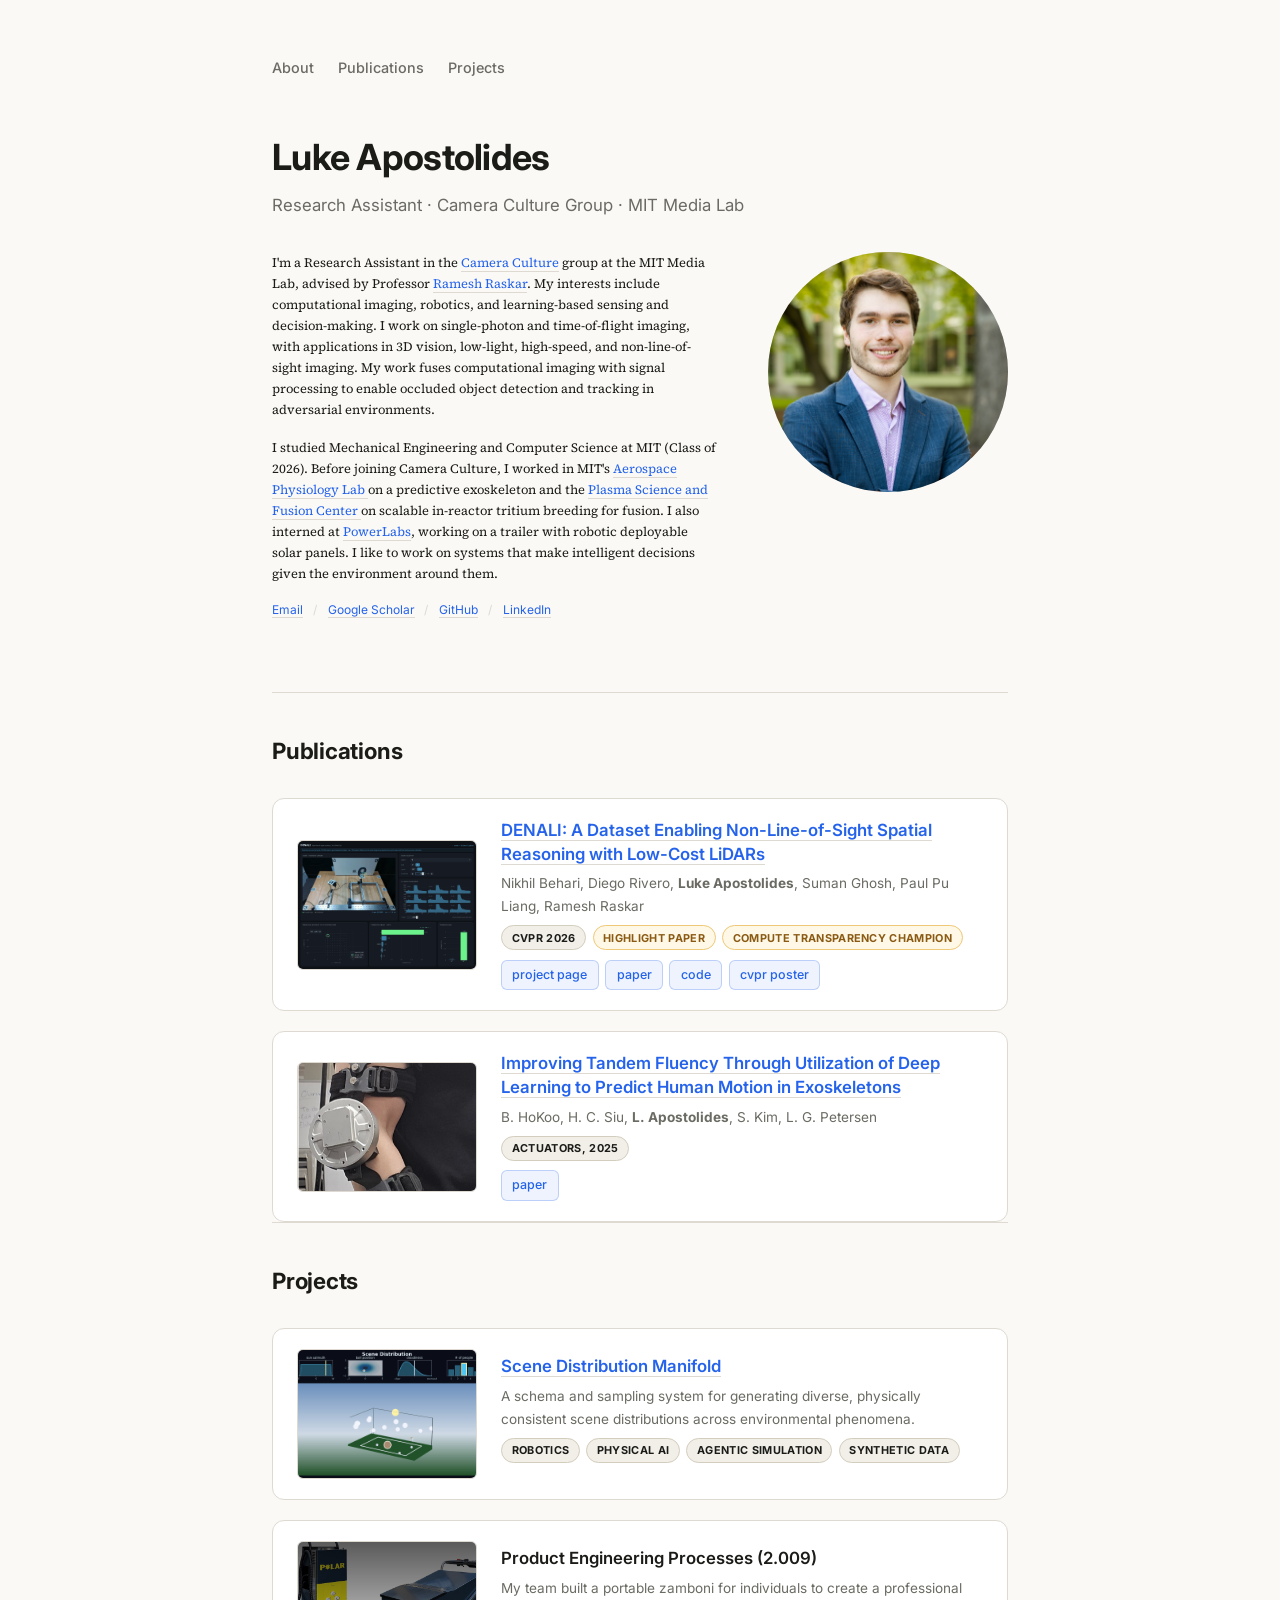
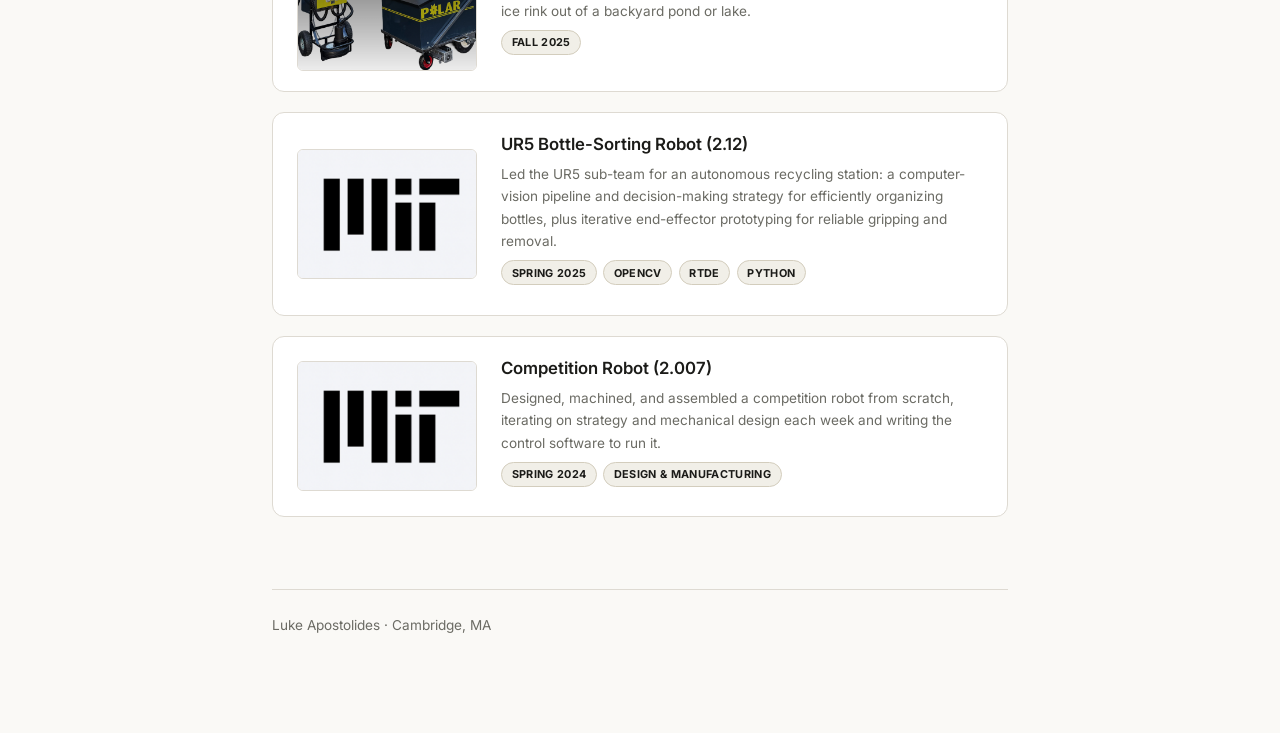
<file: index.html>
<!DOCTYPE html>
<html lang="en">
<head>
  <meta charset="UTF-8">
  <meta name="viewport" content="width=device-width, initial-scale=1.0">
  <meta name="author" content="Luke Apostolides">
  <meta name="description" content="Luke Apostolides — Research Assistant in the Camera Culture group at the MIT Media Lab, working on non-line-of-sight sensing and robotics.">
  <title>Luke Apostolides</title>
  <link rel="preconnect" href="https://fonts.googleapis.com">
  <link rel="preconnect" href="https://fonts.gstatic.com" crossorigin>
  <link href="https://fonts.googleapis.com/css2?family=Inter:wght@400;500;600;700&family=Source+Serif+4:ital,opsz,wght@0,8..60,400;0,8..60,600;1,8..60,400&display=swap" rel="stylesheet">
  <link rel="stylesheet" href="style.css">
</head>
<body>
<main class="wrap">

  <!-- ===== Nav ===== -->
  <nav class="nav" aria-label="Primary">
    <a href="#about">About</a>
    <a href="#publications">Publications</a>
    <a href="#projects">Projects</a>
  </nav>

  <!-- ===== Header ===== -->
  <header class="header" id="about">
    <h1 class="header__name">Luke Apostolides</h1>
    <p class="header__role">Research Assistant &middot; Camera Culture Group &middot; MIT Media Lab</p>
  </header>

  <!-- ===== Intro: bio + photo ===== -->
  <section class="intro">
    <div class="intro__bio">
      <p>
        I'm a Research Assistant in the
        <a href="https://www.media.mit.edu/groups/camera-culture/overview/">Camera Culture</a>
        group at the MIT Media Lab, advised by Professor
        <a href="https://www.media.mit.edu/people/raskar/overview/">Ramesh Raskar</a>.
        My interests include computational imaging, robotics, and learning-based sensing and decision-making.
        I work on single-photon and time-of-flight imaging, with applications in 3D vision,
        low-light, high-speed, and non-line-of-sight imaging. My work fuses computational imaging with signal processing
        to enable occluded object detection and tracking in adversarial environments.
      </p>
      <p>
        I studied Mechanical Engineering and Computer Science at MIT (Class of 2026). Before joining
        Camera Culture, I worked in MIT's <a href="https://aeroastro.mit.edu/mit-aerospace-physiology-lab/">Aerospace Physiology Lab
        </a> on a predictive exoskeleton and the <a href="https://www.psfc.mit.edu/">Plasma Science and Fusion Center
        </a> on scalable in-reactor tritium breeding for fusion. I also interned at <a href="https://gopowerlabs.com/">PowerLabs</a>, working on a trailer with robotic deployable solar panels.
        I like to work on systems that make intelligent decisions given
        the environment around them.
      </p>
      <p class="intro__links">
        <a href="mailto:lapost3@media.mit.edu">Email</a><span class="sep">/</span>
        <a href="https://scholar.google.com/citations?user=-pBq0oEAAAAJ&hl=en">Google Scholar</a><span class="sep">/</span>
        <a href="https://github.com/lapostolides">GitHub</a><span class="sep">/</span>
        <a href="https://www.linkedin.com/in/lapostolides">LinkedIn</a>
      </p>
    </div>
    <!-- Replace images/profile.jpg with your photo (square crop works best) -->
    <div class="intro__photo-frame">
      <img class="intro__photo" src="images/MIT-95.jpg" alt="Luke Apostolides">
    </div>
  </section>

  <hr class="divider">

  <!-- ===== Publications ===== -->
  <section id="publications">
    <h2 class="section-title">Publications</h2>
    <div class="projects">

      <article class="project">
        <div class="project__thumb-frame">
          <img class="project__thumb" src="images/denali.gif" alt="DENALI dataset">
        </div>
        <div class="project__body">
          <h3 class="project__title">
            <a href="https://nikhilbehari.github.io/denali/">DENALI: A Dataset Enabling Non-Line-of-Sight Spatial Reasoning with Low-Cost LiDARs</a>
          </h3>
          <p class="project__authors">
            Nikhil Behari, Diego Rivero, <strong>Luke Apostolides</strong>, Suman Ghosh, Paul Pu Liang, Ramesh Raskar
          </p>
          <div class="project__badges">
            <span class="badge badge--venue">CVPR 2026</span>
            <span class="badge badge--award">Highlight Paper</span>
            <span class="badge badge--award">Compute Transparency Champion</span>
          </div>
          <div class="project__links">
            <a href="https://nikhilbehari.github.io/denali/">project page</a>
            <a href="https://openaccess.thecvf.com/content/CVPR2026/papers/Behari_DENALI_A_Dataset_Enabling_Non-Line-of-Sight_Spatial_Reasoning_with_Low-Cost_LiDARs_CVPR_2026_paper.pdf">paper</a>
            <a href="https://github.com/NikhilBehari/denali">code</a>
            <a href="https://cvpr.thecvf.com/virtual/2026/poster/40169">cvpr poster</a>
          </div>
        </div>
      </article>

      <article class="project">
        <img class="project__thumb" src="images/exoskeleton.jpg" alt="Exoskeleton motion prediction">
        <div class="project__body">
          <h3 class="project__title">
            <a href="https://doi.org/10.3390/act14060260">Improving Tandem Fluency Through Utilization of Deep Learning to Predict Human Motion in Exoskeletons</a>
          </h3>
          <p class="project__authors">
            B. HoKoo, H. C. Siu, <strong>L. Apostolides</strong>, S. Kim, L. G. Petersen
          </p>
          <div class="project__badges">
            <span class="badge badge--venue">Actuators, 2025</span>
          </div>
          <div class="project__links">
            <a href="https://doi.org/10.3390/act14060260">paper</a>
          </div>
        </div>
      </article>

    </div>
  </section>

  <hr class="divider">

  <!-- ===== Projects ===== -->
  <section id="projects">
    <h2 class="section-title">Projects</h2>
    <div class="projects">

      <article class="project">
        <img class="project__thumb" src="images/scene.gif" alt="Scene Distribution Manifold">
        <div class="project__body">
          <h3 class="project__title"><a href="scene-distribution-manifold.html">Scene Distribution Manifold</a></h3>
          <p class="project__authors">
            A schema and sampling system for generating diverse, physically consistent scene
            distributions across environmental phenomena.
          </p>
          <div class="project__badges">
            <span class="badge badge--venue">Robotics</span>
            <span class="badge badge--venue">Physical AI</span>
            <span class="badge badge--venue">Agentic Simulation</span>
            <span class="badge badge--venue">Synthetic Data</span>
          </div>
        </div>
      </article>

      <!-- 2.009 — fill in once you have details -->
      <article class="project">
        <img class="project__thumb" src="images/polar.png" alt="2.009 project">
        <div class="project__body">
          <h3 class="project__title">Product Engineering Processes (2.009)</h3>
          <p class="project__authors">
            My team built a portable zamboni for individuals to create a professional ice rink
            out of a backyard pond or lake.
          </p>
          <div class="project__badges">
            <span class="badge badge--venue">Fall 2025</span>
          </div>
        </div>
      </article>

      <article class="project">
        <img class="project__thumb" src="images/logo.png" alt="UR5 bottle-sorting robot">
        <div class="project__body">
          <h3 class="project__title">UR5 Bottle-Sorting Robot (2.12)</h3>
          <p class="project__authors">
            Led the UR5 sub-team for an autonomous recycling station: a computer-vision pipeline
            and decision-making strategy for efficiently organizing bottles, plus iterative
            end-effector prototyping for reliable gripping and removal.
          </p>
          <div class="project__badges">
            <span class="badge badge--venue">Spring 2025</span>
            <span class="badge badge--venue">OpenCV</span>
            <span class="badge badge--venue">RTDE</span>
            <span class="badge badge--venue">Python</span>
          </div>
        </div>
      </article>

      <article class="project">
        <img class="project__thumb" src="images/logo.png" alt="2.007 competition robot">
        <div class="project__body">
          <h3 class="project__title">Competition Robot (2.007)</h3>
          <p class="project__authors">
            Designed, machined, and assembled a competition robot from scratch, iterating on
            strategy and mechanical design each week and writing the control software to run it.
          </p>
          <div class="project__badges">
            <span class="badge badge--venue">Spring 2024</span>
            <span class="badge badge--venue">Design &amp; Manufacturing</span>
          </div>
        </div>
      </article>

    </div>
  </section>

  <footer class="footer">
    Luke Apostolides &middot; Cambridge, MA
  </footer>

</main>
</body>
</html>
</file>
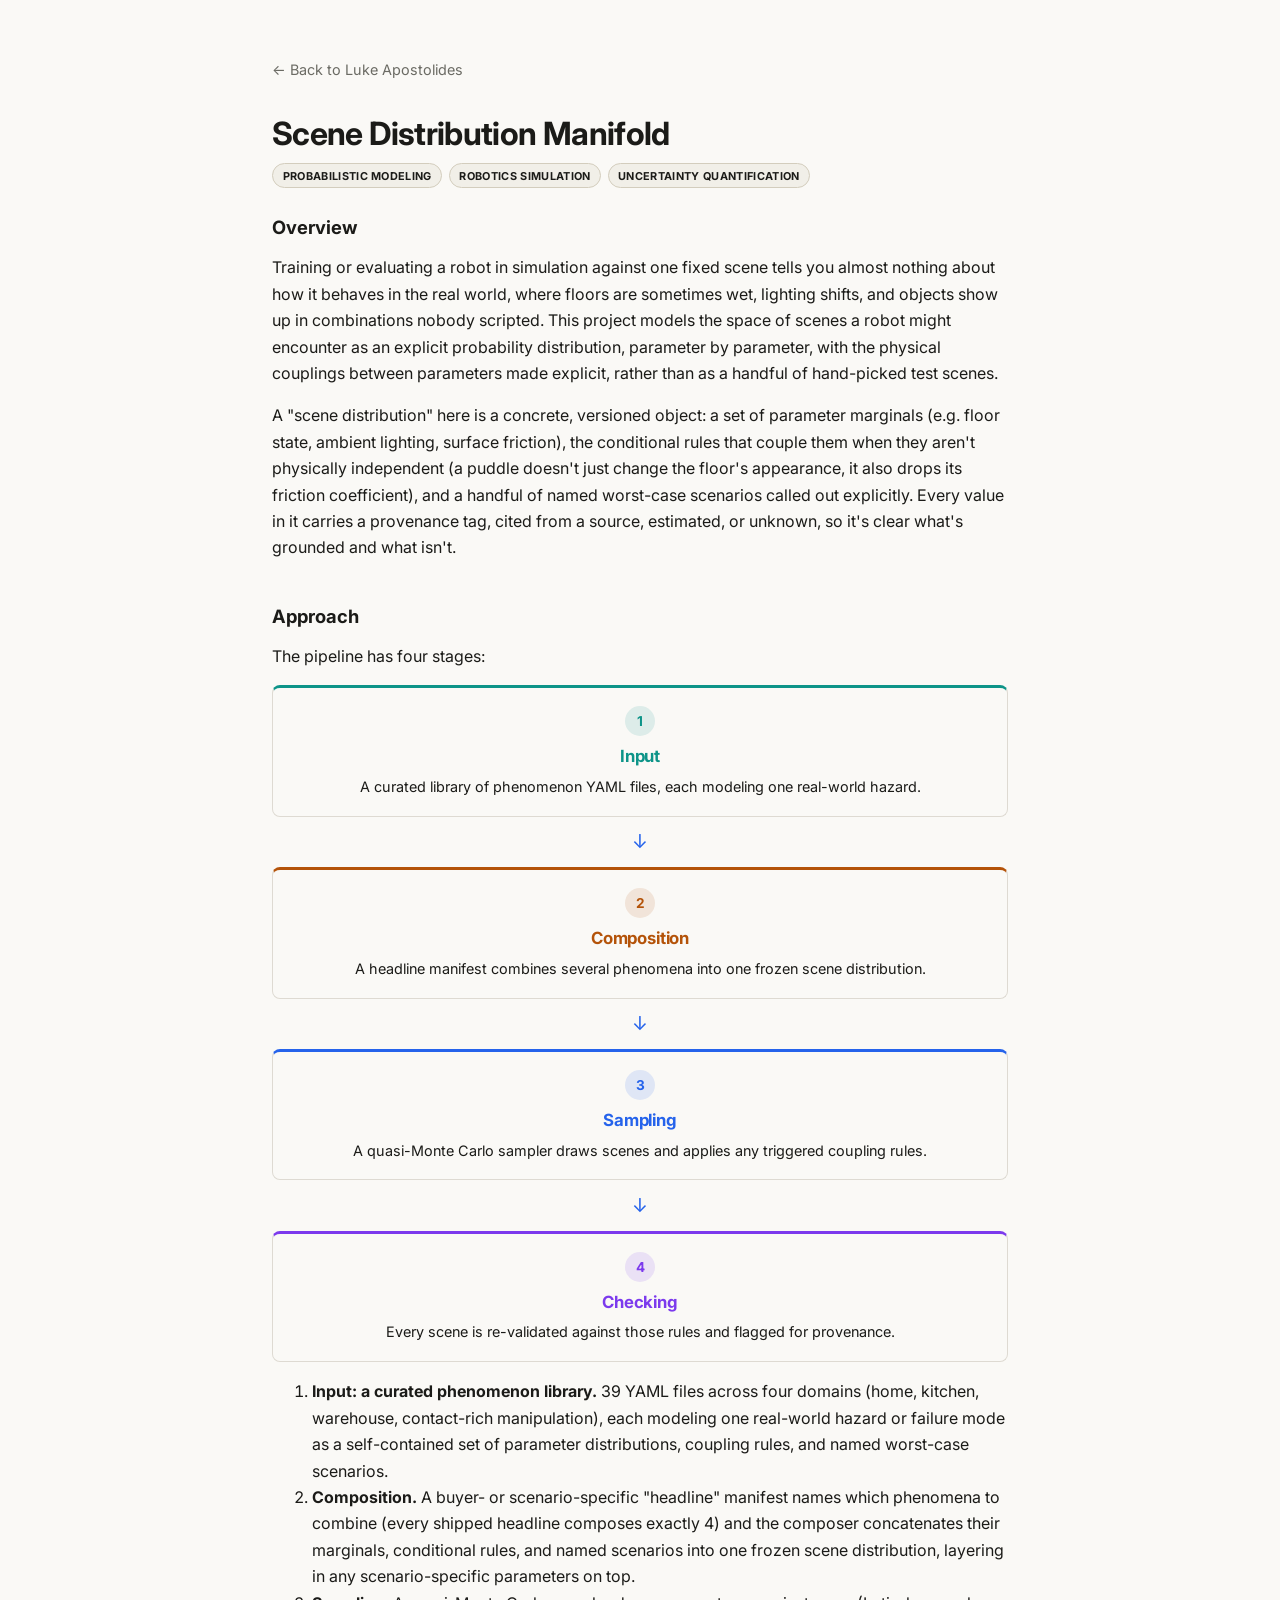
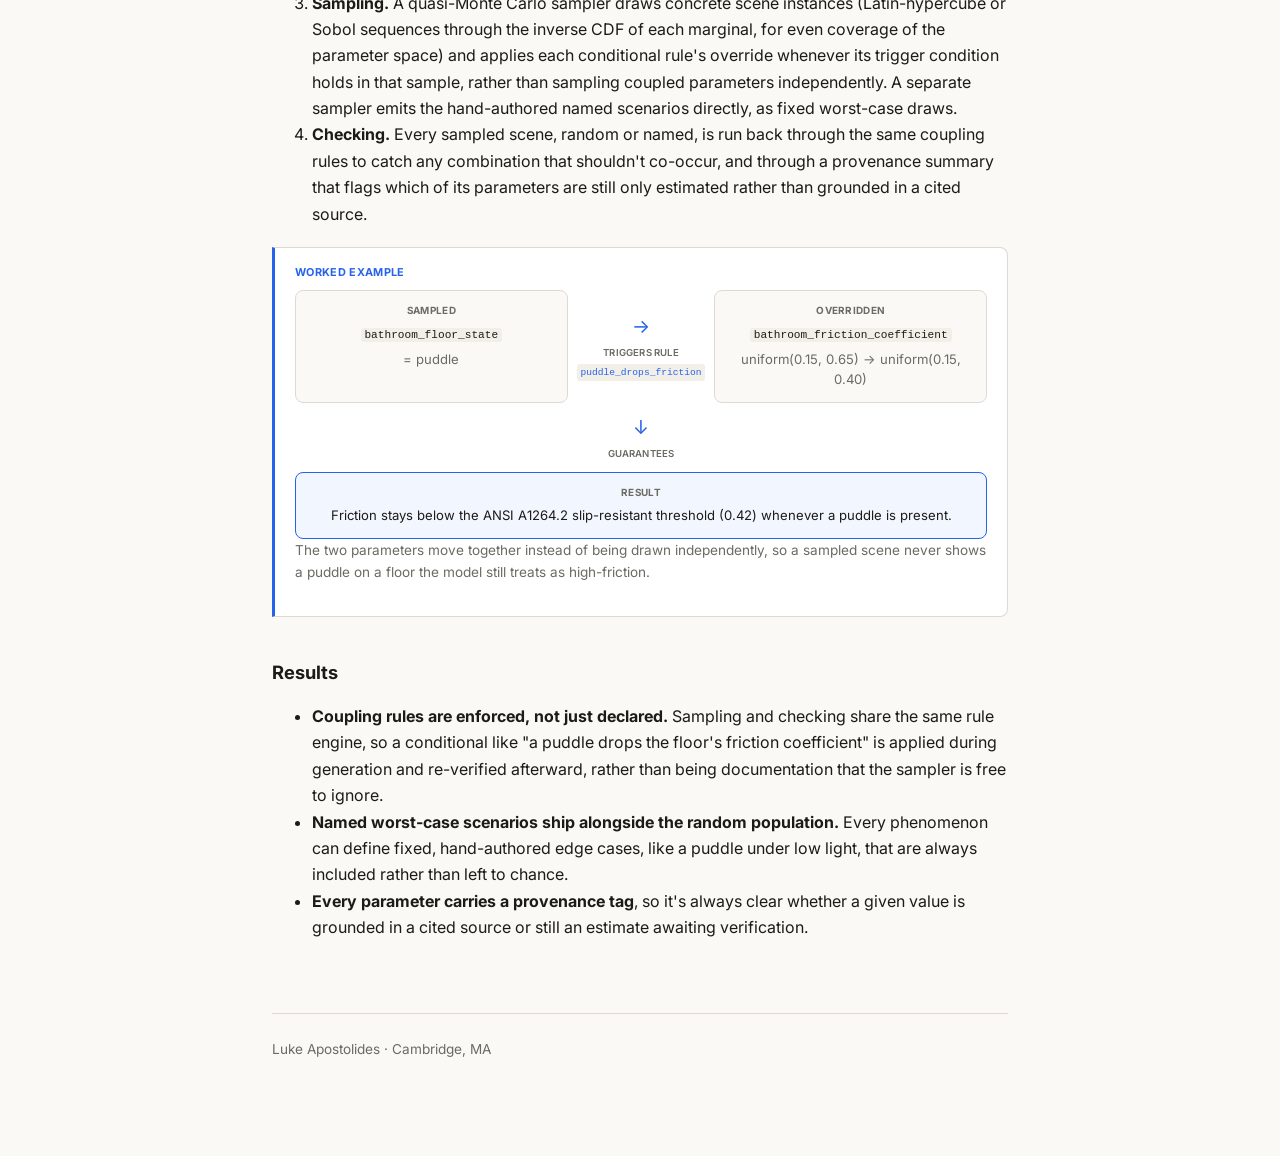
<file: scene-distribution-manifold.html>
<!DOCTYPE html>
<html lang="en">
<head>
  <meta charset="UTF-8">
  <meta name="viewport" content="width=device-width, initial-scale=1.0">
  <meta name="author" content="Luke Apostolides">
  <meta name="description" content="Scene Distribution Manifold: a probabilistic model of the scenes a robot might encounter, composed from a curated library of real-world hazard phenomena.">
  <title>Scene Distribution Manifold &middot; Luke Apostolides</title>
  <link rel="preconnect" href="https://fonts.googleapis.com">
  <link rel="preconnect" href="https://fonts.gstatic.com" crossorigin>
  <link href="https://fonts.googleapis.com/css2?family=Inter:wght@400;500;600;700&family=Source+Serif+4:ital,opsz,wght@0,8..60,400;0,8..60,600;1,8..60,400&display=swap" rel="stylesheet">
  <link rel="stylesheet" href="style.css">
</head>
<body>
<main class="wrap">

  <a class="back-link" href="index.html#projects">&larr; Back to Luke Apostolides</a>

  <section class="project-hero">
    <h1 class="project-hero__title">Scene Distribution Manifold</h1>
    <div class="project-hero__badges">
      <span class="badge badge--venue">Probabilistic Modeling</span>
      <span class="badge badge--venue">Robotics Simulation</span>
      <span class="badge badge--venue">Uncertainty Quantification</span>
    </div>
  </section>

  <section class="project-section">
    <h2 class="project-section__title">Overview</h2>
    <p>
      Training or evaluating a robot in simulation against one fixed scene tells you almost
      nothing about how it behaves in the real world, where floors are sometimes wet, lighting
      shifts, and objects show up in combinations nobody scripted. This project models the space
      of scenes a robot might encounter as an explicit probability distribution, parameter by
      parameter, with the physical couplings between parameters made explicit, rather than as a
      handful of hand-picked test scenes.
    </p>
    <p>
      A "scene distribution" here is a concrete, versioned object: a set of parameter marginals
      (e.g. floor state, ambient lighting, surface friction), the conditional rules that couple
      them when they aren't physically independent (a puddle doesn't just change the floor's
      appearance, it also drops its friction coefficient), and a handful of named worst-case
      scenarios called out explicitly. Every value in it carries a provenance tag, cited from a
      source, estimated, or unknown, so it's clear what's grounded and what isn't.
    </p>
  </section>

  <section class="project-section">
    <h2 class="project-section__title">Approach</h2>
    <p>
      The pipeline has four stages:
    </p>
    <div class="flow flow--pipeline">
      <div class="flow__step flow__step--stage1">
        <span class="flow__num">1</span>
        <span class="flow__tag">Input</span>
        <p class="flow__desc">A curated library of phenomenon YAML files, each modeling one real-world hazard.</p>
      </div>
      <div class="flow__arrow flow__arrow--down">&darr;</div>
      <div class="flow__step flow__step--stage2">
        <span class="flow__num">2</span>
        <span class="flow__tag">Composition</span>
        <p class="flow__desc">A headline manifest combines several phenomena into one frozen scene distribution.</p>
      </div>
      <div class="flow__arrow flow__arrow--down">&darr;</div>
      <div class="flow__step flow__step--stage3">
        <span class="flow__num">3</span>
        <span class="flow__tag">Sampling</span>
        <p class="flow__desc">A quasi-Monte Carlo sampler draws scenes and applies any triggered coupling rules.</p>
      </div>
      <div class="flow__arrow flow__arrow--down">&darr;</div>
      <div class="flow__step flow__step--stage4">
        <span class="flow__num">4</span>
        <span class="flow__tag">Checking</span>
        <p class="flow__desc">Every scene is re-validated against those rules and flagged for provenance.</p>
      </div>
    </div>
    <ol class="project-list">
      <li>
        <strong>Input: a curated phenomenon library.</strong> 39 YAML files across four domains
        (home, kitchen, warehouse, contact-rich manipulation), each modeling one real-world
        hazard or failure mode as a self-contained set of parameter distributions, coupling
        rules, and named worst-case scenarios.
      </li>
      <li>
        <strong>Composition.</strong> A buyer- or scenario-specific "headline" manifest names
        which phenomena to combine (every shipped headline composes exactly 4) and the composer
        concatenates their marginals, conditional rules, and named scenarios into one frozen
        scene distribution, layering in any scenario-specific parameters on top.
      </li>
      <li>
        <strong>Sampling.</strong> A quasi-Monte Carlo sampler draws concrete scene instances
        (Latin-hypercube or Sobol sequences through the inverse CDF of each marginal, for even
        coverage of the parameter space) and applies each conditional rule's override whenever
        its trigger condition holds in that sample, rather than sampling coupled parameters
        independently. A separate sampler emits the hand-authored named scenarios directly, as
        fixed worst-case draws.
      </li>
      <li>
        <strong>Checking.</strong> Every sampled scene, random or named, is run back through
        the same coupling rules to catch any combination that shouldn't co-occur, and through a
        provenance summary that flags which of its parameters are still only estimated rather
        than grounded in a cited source.
      </li>
    </ol>
    <div class="example-box">
      <span class="example-box__label">Worked example</span>
      <div class="flow">
        <div class="flow__row">
          <div class="flow__step">
            <span class="flow__tag">Sampled</span>
            <code>bathroom_floor_state</code>
            <span class="flow__value">= puddle</span>
          </div>
          <div class="flow__arrow">
            &rarr;
            <span>triggers rule</span>
            <code>puddle_drops_friction</code>
          </div>
          <div class="flow__step">
            <span class="flow__tag">Overridden</span>
            <code>bathroom_friction_coefficient</code>
            <span class="flow__value">uniform(0.15, 0.65) &rarr; uniform(0.15, 0.40)</span>
          </div>
        </div>
        <div class="flow__arrow flow__arrow--down">
          &darr;
          <span>guarantees</span>
        </div>
        <div class="flow__step flow__step--result">
          <span class="flow__tag">Result</span>
          Friction stays below the ANSI A1264.2 slip-resistant threshold (0.42) whenever a
          puddle is present.
        </div>
      </div>
      <p class="example-box__caption">
        The two parameters move together instead of being drawn independently, so a sampled
        scene never shows a puddle on a floor the model still treats as high-friction.
      </p>
    </div>
  </section>

  <section class="project-section">
    <h2 class="project-section__title">Results</h2>
    <ul class="project-list">
      <li>
        <strong>Coupling rules are enforced, not just declared.</strong> Sampling and checking
        share the same rule engine, so a conditional like "a puddle drops the floor's friction
        coefficient" is applied during generation and re-verified afterward, rather than being
        documentation that the sampler is free to ignore.
      </li>
      <li>
        <strong>Named worst-case scenarios ship alongside the random population.</strong> Every
        phenomenon can define fixed, hand-authored edge cases, like a puddle under low light,
        that are always included rather than left to chance.
      </li>
      <li>
        <strong>Every parameter carries a provenance tag</strong>, so it's always clear whether a
        given value is grounded in a cited source or still an estimate awaiting verification.
      </li>
    </ul>
  </section>

  <footer class="footer">
    Luke Apostolides &middot; Cambridge, MA
  </footer>

</main>
</body>
</html>
</file>
<file: style.css>
:root {
  --paper: #faf9f6;
  --ink: #1b1b18;
  --meta: #6b6b64;
  --accent: #2563eb;
  --rule: #dedad2;
  --max-width: 800px;
}

* {
  box-sizing: border-box;
}

html {
  -webkit-font-smoothing: antialiased;
}

body {
  margin: 0;
  padding: 0;
  background: var(--paper);
  color: var(--ink);
  font-family: "Inter", -apple-system, BlinkMacSystemFont, "Segoe UI", Helvetica, Arial, sans-serif;
  font-size: 16px;
  line-height: 1.65;
}

a {
  color: var(--accent);
  text-decoration: none;
  border-bottom: 1px solid var(--rule);
  transition: border-color 0.15s ease, color 0.15s ease;
}

a:hover,
a:focus-visible {
  color: var(--accent);
  border-bottom-color: var(--accent);
}

a:focus-visible {
  outline: 2px solid var(--accent);
  outline-offset: 3px;
  border-bottom-color: transparent;
}

.wrap {
  max-width: var(--max-width);
  margin: 0 auto;
  padding: 3.5rem 2rem 6rem;
}

/* ---------- Nav ---------- */

.nav {
  display: flex;
  gap: 1.5rem;
  margin-bottom: 3rem;
  font-size: 0.9rem;
  font-weight: 500;
}

.nav a {
  color: var(--meta);
  border-bottom: none;
}

.nav a:hover,
.nav a:focus-visible {
  color: var(--accent);
}

/* ---------- Header ---------- */

.header {
  margin-bottom: 2rem;
}

.header__name {
  margin: 0 0 0.3rem;
  font-size: 2.25rem;
  font-weight: 700;
  letter-spacing: -0.02em;
}

.header__role {
  margin: 0;
  color: var(--meta);
  font-size: 1.05rem;
}

/* ---------- Intro: bio + photo ---------- */

.intro {
  display: flex;
  gap: 3rem;
  align-items: flex-start;
  margin-bottom: 3.5rem;
}

.intro__bio {
  flex: 1 1 auto;
  min-width: 0;
  font-family: "Source Serif 4", Georgia, "Times New Roman", serif;
  font-size: 0.8rem;
}

.intro__bio p {
  margin: 0 0 1rem;
}

.intro__links {
  margin: 1.25rem 0 0;
  font-family: "Inter", -apple-system, BlinkMacSystemFont, "Segoe UI", Helvetica, Arial, sans-serif;
  font-size: 0.75rem;
  color: var(--meta);
}

.intro__links a {
  margin-right: 0.1rem;
}

.intro__links span.sep {
  margin: 0 0.5rem;
  color: var(--rule);
}

.intro__photo-frame {
  flex: none;
  width: 240px;
  height: 240px;
  border-radius: 50%;
  overflow: hidden;
  background: var(--rule);
}

.intro__photo {
  width: 100%;
  height: 100%;
  object-fit: cover;
  object-position: 100% 10%;
}

/* ---------- Section divider + heading ---------- */

.divider {
  border: none;
  border-top: 1px solid var(--rule);
  margin: 0 0 2.5rem;
}

.section-title {
  font-size: 1.4rem;
  font-weight: 700;
  letter-spacing: -0.01em;
  margin: 0 0 1.75rem;
}

/* ---------- Projects ---------- */

.projects {
  display: flex;
  flex-direction: column;
  gap: 1.25rem;
}

.project {
  display: flex;
  gap: 1.5rem;
  align-items: center;
  padding: 1.25rem 1.5rem;
  border: 1px solid var(--rule);
  border-radius: 12px;
  background: #fff;
}

.project__thumb {
  flex: none;
  width: 180px;
  height: 130px;
  border-radius: 6px;
  object-fit: cover;
  background: var(--rule);
  border: 1px solid var(--rule);
}

.project__thumb-frame {
  flex: none;
  width: 180px;
  height: 130px;
  border-radius: 6px;
  overflow: hidden;
  background: var(--rule);
  border: 1px solid var(--rule);
}

.project__thumb-frame .project__thumb {
  width: 100%;
  height: 100%;
  border: none;
  border-radius: 0;
  object-position: center;
}

.project__body {
  min-width: 0;
}

.project__title {
  margin: 0 0 0.4rem;
  font-size: 1.05rem;
  font-weight: 600;
  line-height: 1.4;
}

.project__authors {
  margin: 0 0 0.5rem;
  font-size: 0.85rem;
  color: var(--meta);
}

.project__badges {
  display: flex;
  flex-wrap: wrap;
  gap: 0.4rem;
  margin: 0 0 0.6rem;
}

.badge {
  display: inline-flex;
  align-items: center;
  font-size: 0.68rem;
  font-weight: 700;
  text-transform: uppercase;
  letter-spacing: 0.03em;
  padding: 0.2rem 0.6rem;
  border-radius: 999px;
  line-height: 1.5;
}

.badge--venue {
  background: #f1efe8;
  border: 1px solid #d3cdbd;
  color: var(--ink);
}

.badge--award {
  background: #fff8e6;
  border: 1px solid #eec877;
  color: #8a5a13;
}

.project__links {
  display: flex;
  flex-wrap: wrap;
  gap: 0.4rem;
  margin: 0;
}

.project__links a {
  font-size: 0.78rem;
  font-weight: 500;
  padding: 0.25rem 0.65rem;
  border: 1px solid rgba(37, 99, 235, 0.25);
  border-radius: 6px;
  background: rgba(37, 99, 235, 0.08);
}

/* ---------- Footer ---------- */

.footer {
  margin-top: 4.5rem;
  padding-top: 1.5rem;
  border-top: 1px solid var(--rule);
  font-size: 0.85rem;
  color: var(--meta);
}

/* ---------- Project detail page ---------- */

.back-link {
  display: inline-block;
  margin-bottom: 2rem;
  font-size: 0.9rem;
  color: var(--meta);
  border-bottom: none;
}

.back-link:hover,
.back-link:focus-visible {
  color: var(--accent);
}

.project-hero {
  margin-bottom: 1.5rem;
}

.project-hero__title {
  margin: 0 0 0.6rem;
  font-size: 2rem;
  font-weight: 700;
  letter-spacing: -0.02em;
  line-height: 1.25;
}

.project-hero__badges {
  display: flex;
  flex-wrap: wrap;
  gap: 0.4rem;
}

.project-hero__media {
  width: 100%;
  border-radius: 12px;
  border: 1px solid var(--rule);
  overflow: hidden;
  background: var(--rule);
  margin: 1.5rem 0 2.5rem;
}

.project-hero__media video,
.project-hero__media img {
  display: block;
  width: 100%;
  height: auto;
}

.project-section {
  margin-bottom: 2.5rem;
}

.project-section__title {
  font-size: 1.15rem;
  font-weight: 700;
  margin: 0 0 0.75rem;
}

.project-section p {
  margin: 0 0 1rem;
}

.example-box {
  margin: 1.25rem 0;
  padding: 1rem 1.25rem;
  border: 1px solid var(--rule);
  border-left: 3px solid var(--accent);
  border-radius: 0 8px 8px 0;
  background: #fff;
  font-size: 0.92rem;
}

.example-box__label {
  display: block;
  margin-bottom: 0.5rem;
  font-size: 0.68rem;
  font-weight: 700;
  text-transform: uppercase;
  letter-spacing: 0.03em;
  color: var(--accent);
}

.example-box code {
  font-family: "SF Mono", "Fira Code", Consolas, monospace;
  font-size: 0.85em;
  background: #f1efe8;
  border-radius: 3px;
  padding: 0.1em 0.35em;
}

.example-box__caption {
  margin: 0.9rem 0 0;
  font-size: 0.85rem;
  color: var(--meta);
}

.flow {
  display: flex;
  flex-direction: column;
  gap: 0.6rem;
}

.flow__row {
  display: flex;
  align-items: stretch;
  gap: 0.6rem;
  flex-wrap: wrap;
}

.flow__step {
  flex: 0 0 auto;
  border: 1px solid var(--rule);
  border-radius: 8px;
  padding: 0.75rem 0.9rem;
  background: var(--paper);
  font-size: 0.82rem;
  line-height: 1.5;
  text-align: center;
}

.flow__row > .flow__step {
  flex: 1 1 170px;
}

.flow__step--result {
  border-color: var(--accent);
  background: rgba(37, 99, 235, 0.06);
}

.flow__tag {
  display: block;
  margin-bottom: 0.4rem;
  font-size: 0.62rem;
  font-weight: 700;
  text-transform: uppercase;
  letter-spacing: 0.03em;
  color: var(--meta);
}

.flow__value {
  display: block;
  margin-top: 0.4rem;
  color: var(--meta);
}

.flow--pipeline .flow__step {
  padding: 1.1rem 1.25rem;
  border-width: 1px;
  border-top-width: 3px;
}

.flow--pipeline .flow__num {
  display: inline-flex;
  align-items: center;
  justify-content: center;
  width: 30px;
  height: 30px;
  margin-bottom: 0.5rem;
  border-radius: 50%;
  font-size: 0.85rem;
  font-weight: 700;
}

.flow--pipeline .flow__tag {
  display: block;
  margin-bottom: 0.4rem;
  font-size: 1.05rem;
  font-weight: 700;
  text-transform: none;
  letter-spacing: -0.01em;
}

.flow--pipeline .flow__desc {
  margin: 0;
  font-size: 0.9rem;
  color: var(--ink);
  line-height: 1.55;
}

.flow__step--stage1 { border-top-color: #0d9488; }
.flow__step--stage1 .flow__num { background: rgba(13, 148, 136, 0.12); color: #0d9488; }
.flow__step--stage1 .flow__tag { color: #0d9488; }

.flow__step--stage2 { border-top-color: #b45309; }
.flow__step--stage2 .flow__num { background: rgba(180, 83, 9, 0.12); color: #b45309; }
.flow__step--stage2 .flow__tag { color: #b45309; }

.flow__step--stage3 { border-top-color: #2563eb; }
.flow__step--stage3 .flow__num { background: rgba(37, 99, 235, 0.12); color: #2563eb; }
.flow__step--stage3 .flow__tag { color: #2563eb; }

.flow__step--stage4 { border-top-color: #7c3aed; }
.flow__step--stage4 .flow__num { background: rgba(124, 58, 237, 0.12); color: #7c3aed; }
.flow__step--stage4 .flow__tag { color: #7c3aed; }

.flow__arrow {
  flex: 0 0 auto;
  display: flex;
  flex-direction: column;
  align-items: center;
  justify-content: center;
  gap: 0.15rem;
  min-width: 88px;
  text-align: center;
  font-size: 1.2rem;
  color: var(--accent);
}

.flow__arrow span {
  font-size: 0.6rem;
  font-weight: 600;
  text-transform: uppercase;
  letter-spacing: 0.02em;
  color: var(--meta);
}

.flow__arrow code {
  font-size: 0.6rem;
}

.flow__arrow--down {
  align-self: center;
  min-width: 0;
}

@media (max-width: 700px) {
  .flow__row {
    flex-direction: column;
  }

  .flow__row .flow__arrow {
    flex-direction: row;
    min-width: 0;
    align-self: center;
  }
}

.project-gallery {
  display: grid;
  grid-template-columns: repeat(2, 1fr);
  gap: 1rem;
}

.project-gallery figure {
  margin: 0;
  border: 1px solid var(--rule);
  border-radius: 8px;
  overflow: hidden;
  background: #fff;
}

.project-gallery img,
.project-gallery video {
  display: block;
  width: 100%;
  height: 200px;
  object-fit: cover;
}

.project-gallery figcaption {
  padding: 0.5rem 0.75rem;
  font-size: 0.8rem;
  color: var(--meta);
}

@media (max-width: 520px) {
  .project-gallery {
    grid-template-columns: 1fr;
  }
}

/* ---------- Responsive ---------- */

@media (max-width: 700px) {
  .intro {
    flex-direction: column-reverse;
    gap: 1.5rem;
  }

  .intro__photo-frame {
    width: 150px;
    height: 150px;
  }
}

@media (max-width: 520px) {
  .wrap {
    padding: 2.5rem 1.25rem 4rem;
  }

  .nav {
    gap: 1rem;
  }

  .header__name {
    font-size: 1.85rem;
  }

  .project {
    flex-direction: column;
  }

  .project__thumb,
  .project__thumb-frame {
    width: 100%;
    height: 180px;
  }
}

@media (prefers-reduced-motion: reduce) {
  a {
    transition: none;
  }
}
</file>
